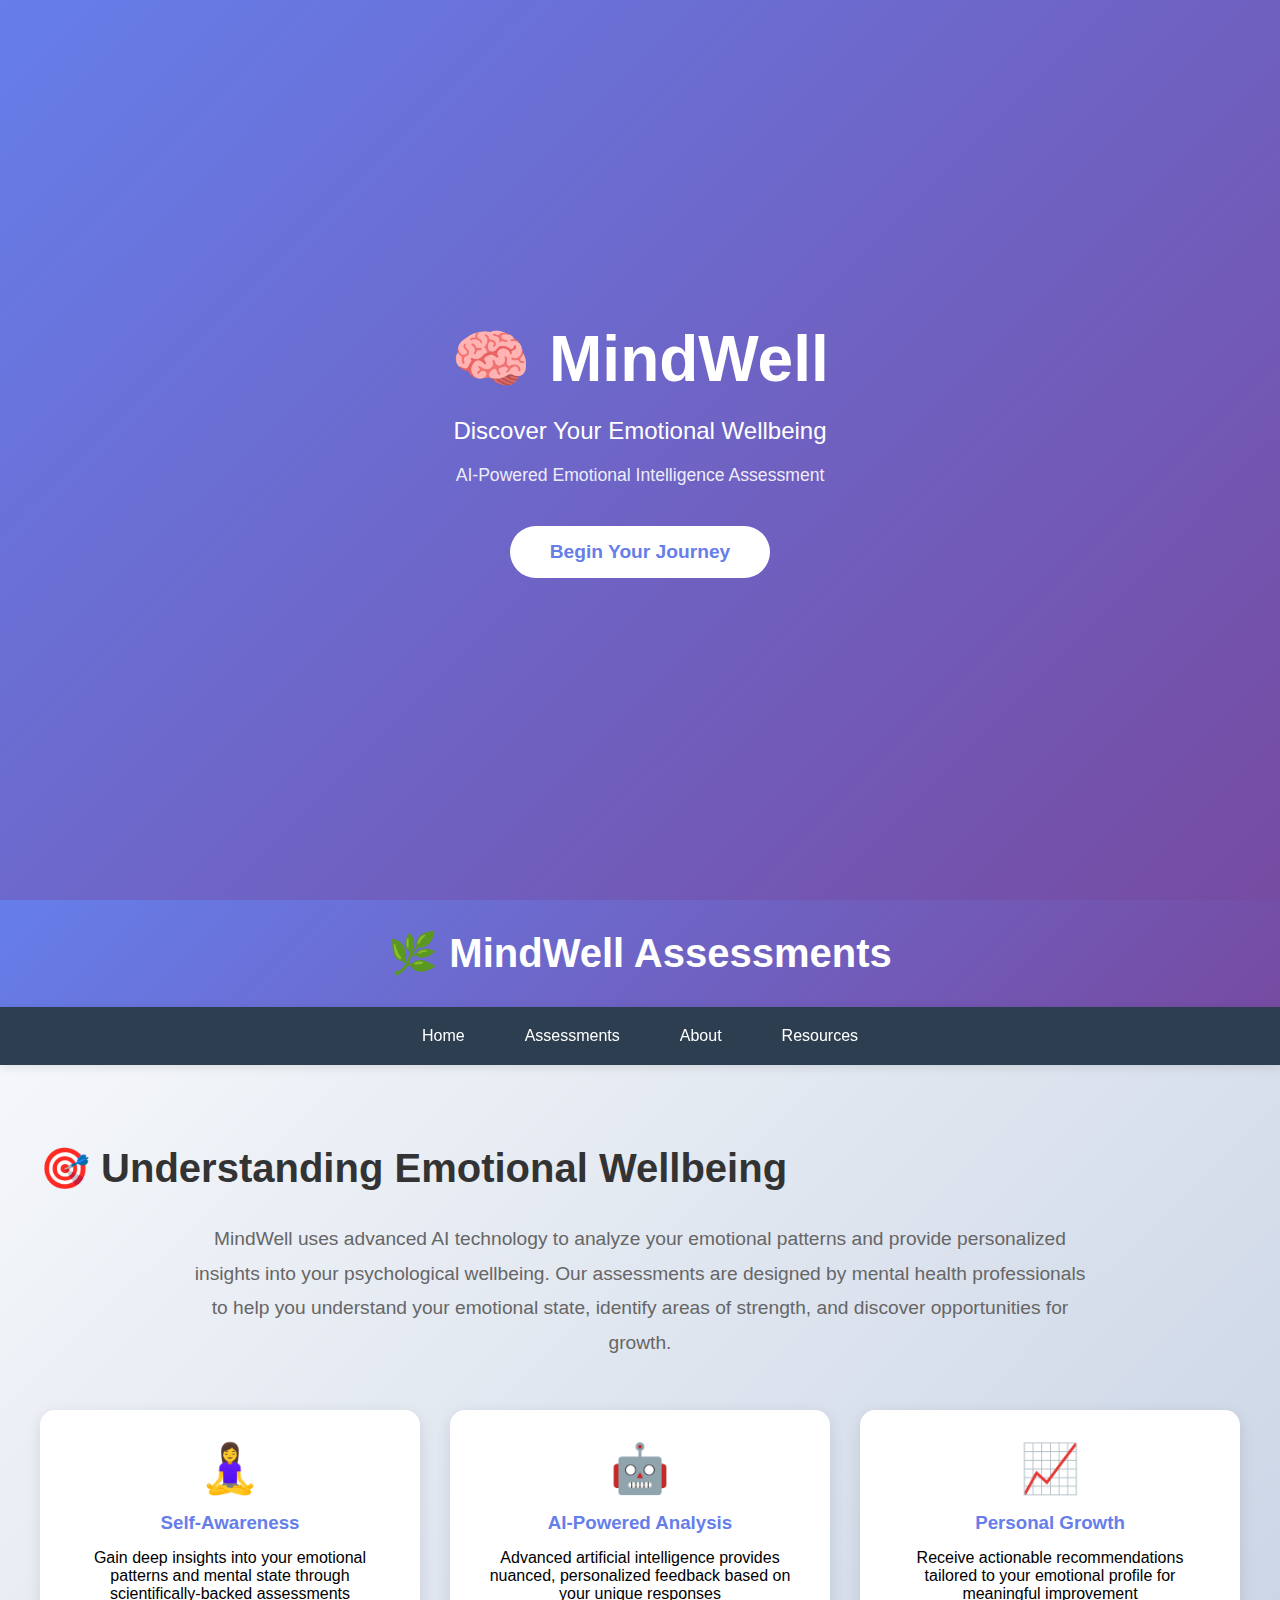
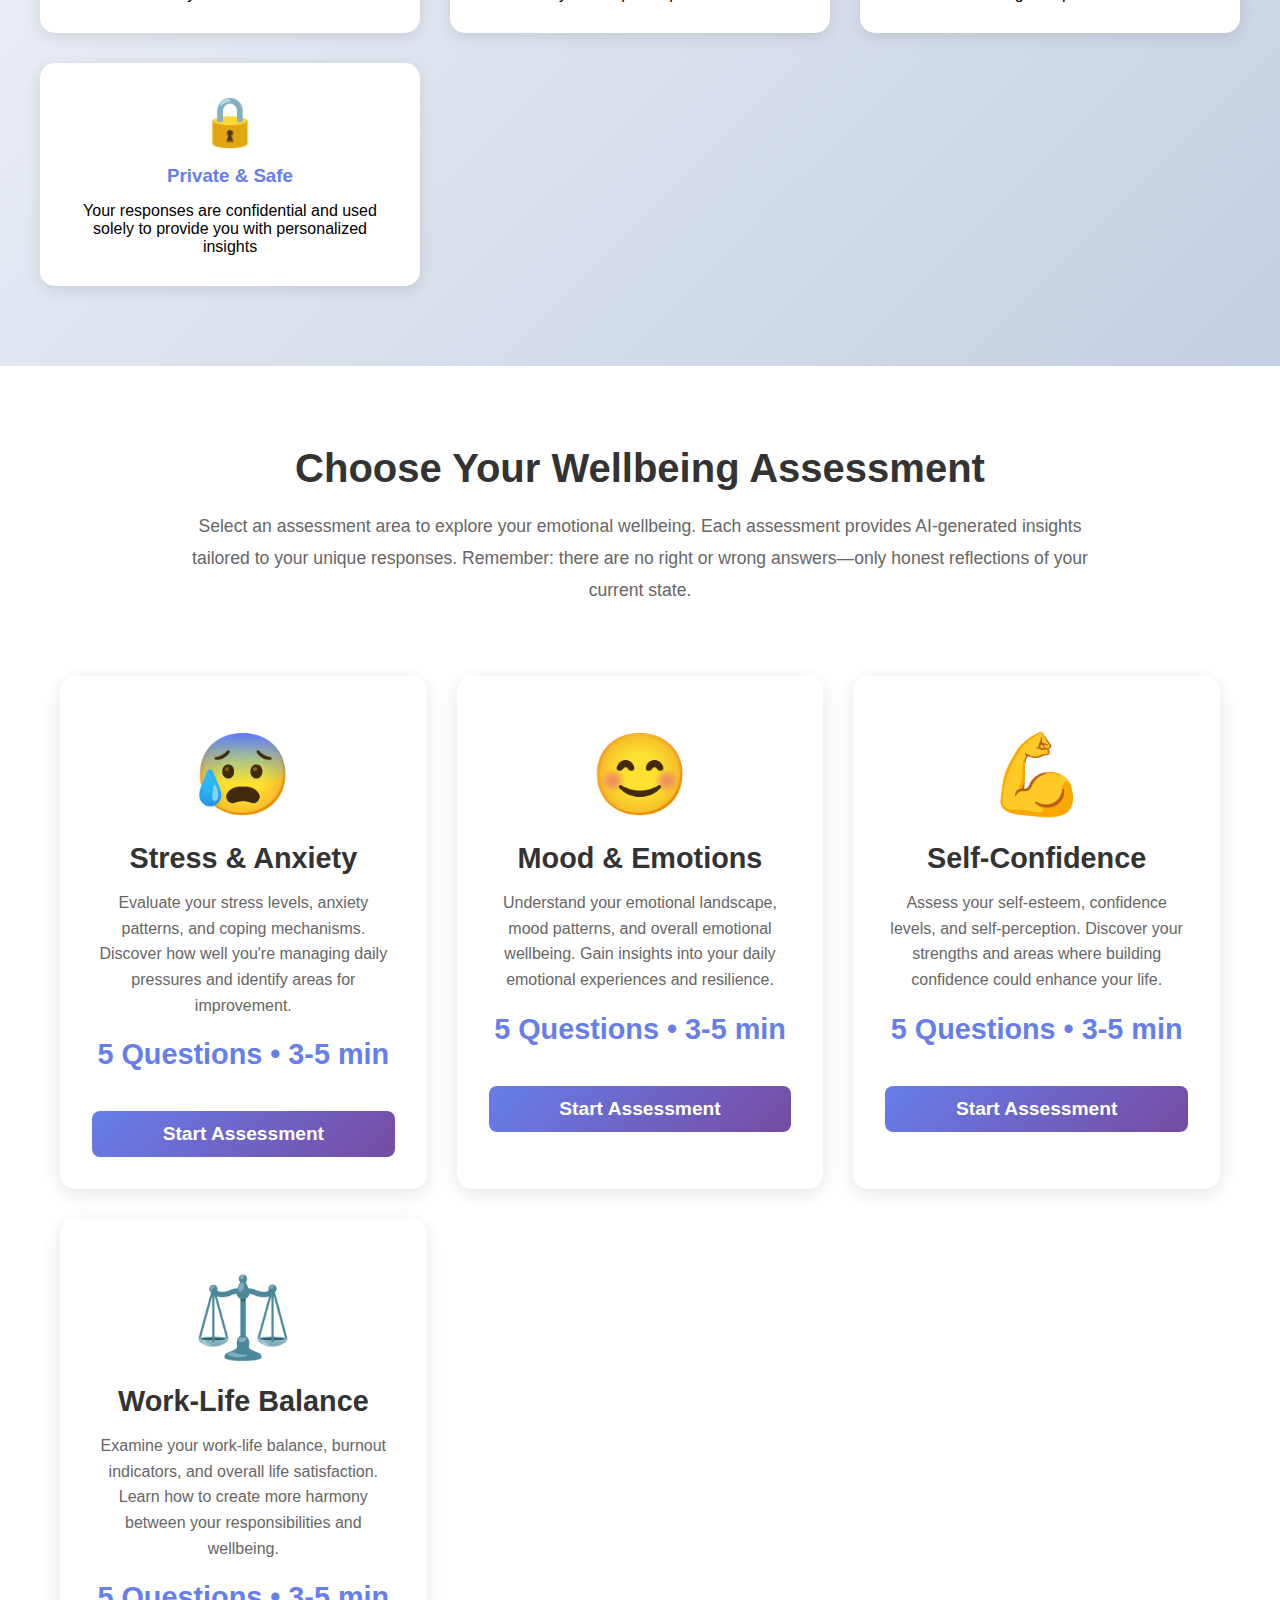
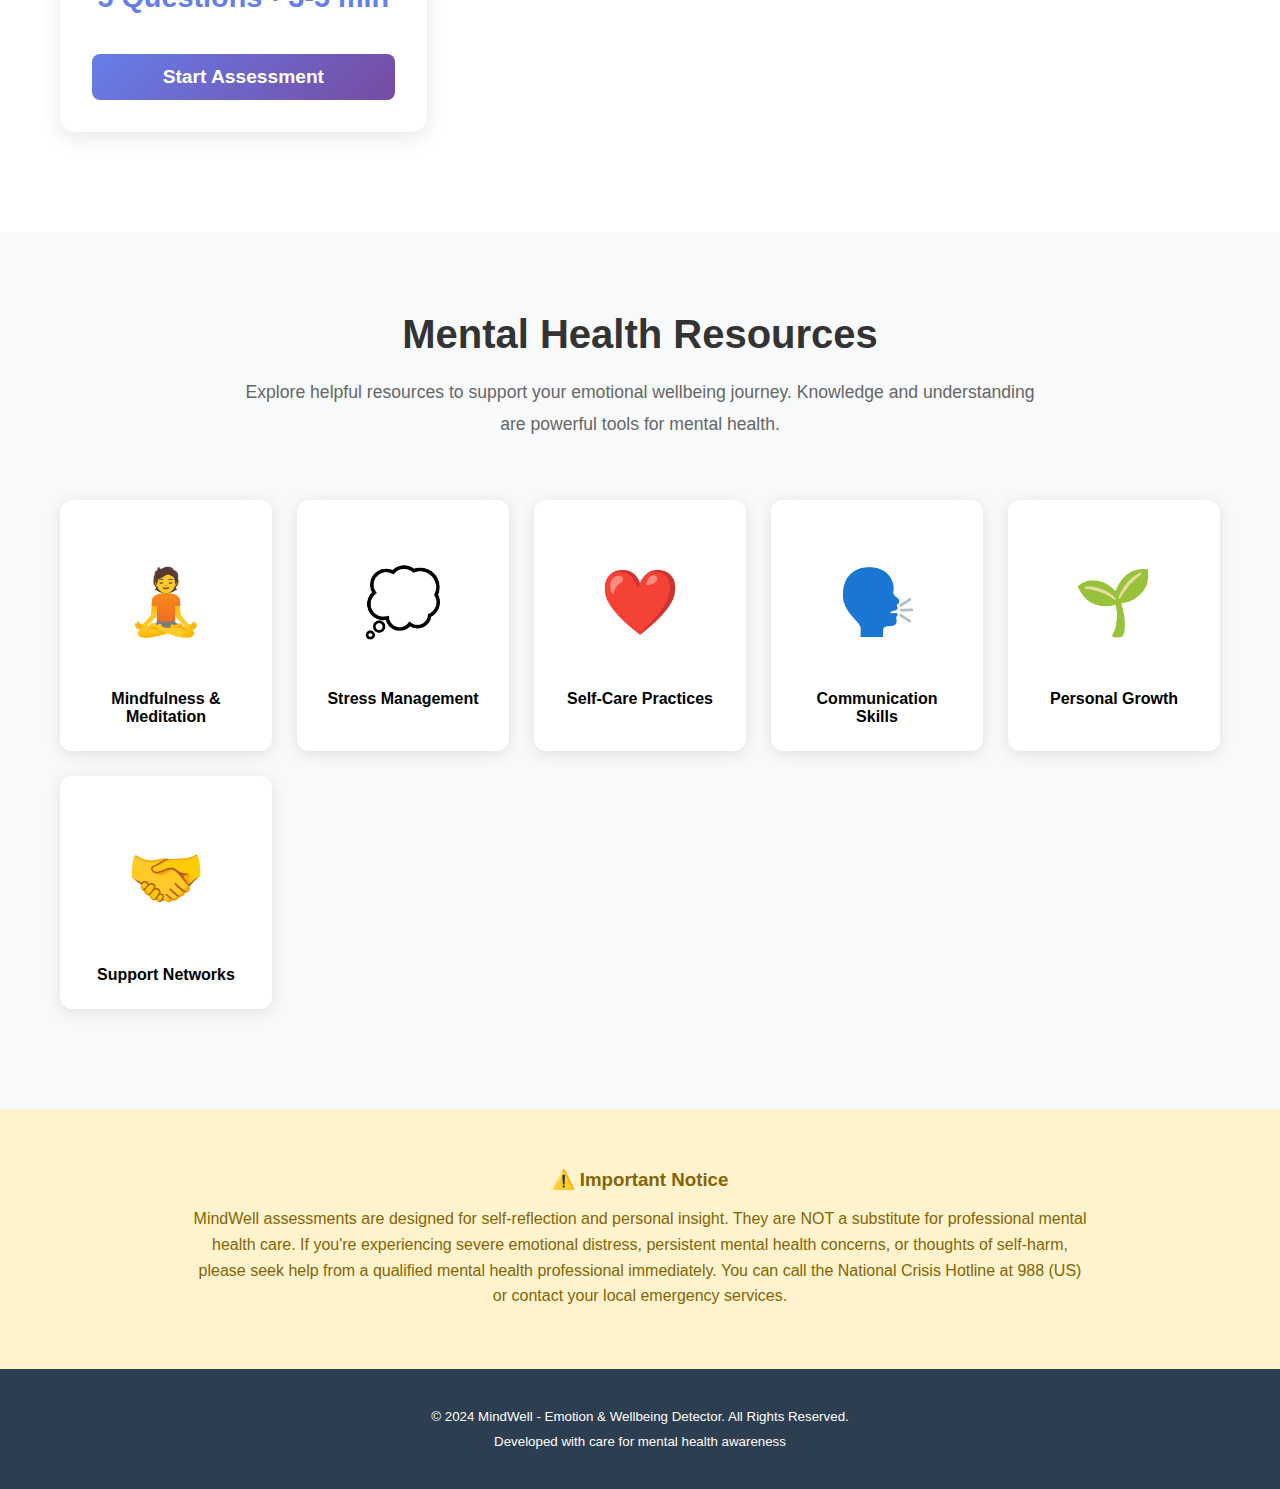
<file: front/index.html>
<!DOCTYPE html>
<html lang="en">
<head>
    <meta charset="UTF-8">
    <meta name="viewport" content="width=device-width, initial-scale=1.0">
    <title>MindWell - Emotion & Wellbeing Detector</title>
    <link rel="stylesheet" href="style.css">
</head>
<body>

    <!--Landing Page-->
    <section class="landing-page">
        <div class="wrapper">
            <div class="flex-content">
                <h1 class="vacation-heading">🧠 MindWell</h1>
                <p style="font-size: 1.5em; margin: 20px 0; color: white; font-weight: 300;">Discover Your Emotional Wellbeing</p>
                <p style="font-size: 1.1em; margin: 20px 0; color: rgba(255,255,255,0.9);">AI-Powered Emotional Intelligence Assessment</p>
                <a href="#assessments" class="btn">Begin Your Journey</a>
            </div>
        </div>
    </section>

    <!--Header Section-->
    <header class="quiz-header" id="quiz-header">
        <h1 class="heading">🌿 MindWell Assessments</h1>
    </header>

    <nav class="main-nav">
        <a href="#">Home</a>
        <a href="#assessments">Assessments</a>
        <a href="#about">About</a>
        <a href="#resources">Resources</a>
    </nav>

    <!-- About Section -->
    <section class="about-section" id="about" style="padding: 80px 20px; background: linear-gradient(135deg, #f5f7fa 0%, #c3cfe2 100%);">
        <div style="max-width: 1200px; margin: 0 auto;">
            <h1 class="quiz-heading">🎯 Understanding Emotional Wellbeing</h1>
            <p class="quiz-text" style="font-size: 1.2em; line-height: 1.8; text-align: center; max-width: 900px; margin: 30px auto;">
                MindWell uses advanced AI technology to analyze your emotional patterns and provide personalized insights 
                into your psychological wellbeing. Our assessments are designed by mental health professionals to help you 
                understand your emotional state, identify areas of strength, and discover opportunities for growth.
            </p>
            <div style="margin-top: 50px; display: grid; grid-template-columns: repeat(auto-fit, minmax(280px, 1fr)); gap: 30px;">
                <div style="background: white; padding: 30px; border-radius: 15px; box-shadow: 0 4px 15px rgba(0,0,0,0.1); text-align: center;">
                    <div style="font-size: 3em; margin-bottom: 15px;">🧘‍♀️</div>
                    <h3 style="color: #667eea; margin-bottom: 15px;">Self-Awareness</h3>
                    <p>Gain deep insights into your emotional patterns and mental state through scientifically-backed assessments</p>
                </div>
                <div style="background: white; padding: 30px; border-radius: 15px; box-shadow: 0 4px 15px rgba(0,0,0,0.1); text-align: center;">
                    <div style="font-size: 3em; margin-bottom: 15px;">🤖</div>
                    <h3 style="color: #667eea; margin-bottom: 15px;">AI-Powered Analysis</h3>
                    <p>Advanced artificial intelligence provides nuanced, personalized feedback based on your unique responses</p>
                </div>
                <div style="background: white; padding: 30px; border-radius: 15px; box-shadow: 0 4px 15px rgba(0,0,0,0.1); text-align: center;">
                    <div style="font-size: 3em; margin-bottom: 15px;">📈</div>
                    <h3 style="color: #667eea; margin-bottom: 15px;">Personal Growth</h3>
                    <p>Receive actionable recommendations tailored to your emotional profile for meaningful improvement</p>
                </div>
                <div style="background: white; padding: 30px; border-radius: 15px; box-shadow: 0 4px 15px rgba(0,0,0,0.1); text-align: center;">
                    <div style="font-size: 3em; margin-bottom: 15px;">🔒</div>
                    <h3 style="color: #667eea; margin-bottom: 15px;">Private & Safe</h3>
                    <p>Your responses are confidential and used solely to provide you with personalized insights</p>
                </div>
            </div>
        </div>
    </section>

    <!-- Assessments Section -->
    <section class="quiz-packages-section" id="assessments">
        <h1 class="quiz-heading">Choose Your Wellbeing Assessment</h1>
        <p class="quiz-text" style="max-width: 900px; margin: 0 auto 50px; font-size: 1.1em;">
            Select an assessment area to explore your emotional wellbeing. Each assessment provides AI-generated insights 
            tailored to your unique responses. Remember: there are no right or wrong answers—only honest reflections of 
            your current state.
        </p>
        
        <div class="package-wrapper">
            <div class="package-card">
                <div style="font-size: 5em; margin: 20px 0;">😰</div>
                <p class="card-heading">Stress & Anxiety</p>
                <p class="card-text">Evaluate your stress levels, anxiety patterns, and coping mechanisms. Discover how well you're managing daily pressures and identify areas for improvement.</p>
                <p class="card-heading" style="color: #667eea; margin: 20px 0;">5 Questions • 3-5 min</p>
                <button class="btn" onclick="startAssessment('stress_anxiety')">Start Assessment</button>
            </div>
            
            <div class="package-card">
                <div style="font-size: 5em; margin: 20px 0;">😊</div>
                <p class="card-heading">Mood & Emotions</p>
                <p class="card-text">Understand your emotional landscape, mood patterns, and overall emotional wellbeing. Gain insights into your daily emotional experiences and resilience.</p>
                <p class="card-heading" style="color: #667eea; margin: 20px 0;">5 Questions • 3-5 min</p>
                <button class="btn" onclick="startAssessment('mood_emotional')">Start Assessment</button>
            </div>
            
            <div class="package-card">
                <div style="font-size: 5em; margin: 20px 0;">💪</div>
                <p class="card-heading">Self-Confidence</p>
                <p class="card-text">Assess your self-esteem, confidence levels, and self-perception. Discover your strengths and areas where building confidence could enhance your life.</p>
                <p class="card-heading" style="color: #667eea; margin: 20px 0;">5 Questions • 3-5 min</p>
                <button class="btn" onclick="startAssessment('confidence_esteem')">Start Assessment</button>
            </div>
            
            <div class="package-card">
                <div style="font-size: 5em; margin: 20px 0;">⚖️</div>
                <p class="card-heading">Work-Life Balance</p>
                <p class="card-text">Examine your work-life balance, burnout indicators, and overall life satisfaction. Learn how to create more harmony between your responsibilities and wellbeing.</p>
                <p class="card-heading" style="color: #667eea; margin: 20px 0;">5 Questions • 3-5 min</p>
                <button class="btn" onclick="startAssessment('worklife_burnout')">Start Assessment</button>
            </div>
        </div>
    </section>

    <!-- Resources Section -->
    <section class="notes-section" id="resources" style="background: #f8f9fa;">
        <h1 class="quiz-heading">Mental Health Resources</h1>
        <p class="quiz-text" style="max-width: 800px; margin: 0 auto 40px;">
            Explore helpful resources to support your emotional wellbeing journey. Knowledge and understanding are 
            powerful tools for mental health.
        </p>
        <div class="notes-div">
            <div class="notes-wrapper">
                <div style="font-size: 4em; padding: 40px;">🧘</div>
                <p style="margin-top: 10px; font-weight: bold;">Mindfulness & Meditation</p>
            </div>
            <div class="notes-wrapper">
                <div style="font-size: 4em; padding: 40px;">💭</div>
                <p style="margin-top: 10px; font-weight: bold;">Stress Management</p>
            </div>
            <div class="notes-wrapper">
                <div style="font-size: 4em; padding: 40px;">❤️</div>
                <p style="margin-top: 10px; font-weight: bold;">Self-Care Practices</p>
            </div>
            <div class="notes-wrapper">
                <div style="font-size: 4em; padding: 40px;">🗣️</div>
                <p style="margin-top: 10px; font-weight: bold;">Communication Skills</p>
            </div>
            <div class="notes-wrapper">
                <div style="font-size: 4em; padding: 40px;">🌱</div>
                <p style="margin-top: 10px; font-weight: bold;">Personal Growth</p>
            </div>
            <div class="notes-wrapper">
                <div style="font-size: 4em; padding: 40px;">🤝</div>
                <p style="margin-top: 10px; font-weight: bold;">Support Networks</p>
            </div>
        </div>
    </section>

    <!-- Disclaimer Section -->
    <section style="padding: 60px 20px; background: #fff3cd; text-align: center;">
        <div style="max-width: 900px; margin: 0 auto;">
            <h3 style="color: #856404; margin-bottom: 15px;">⚠️ Important Notice</h3>
            <p style="color: #856404; line-height: 1.6;">
                MindWell assessments are designed for self-reflection and personal insight. They are NOT a substitute 
                for professional mental health care. If you're experiencing severe emotional distress, persistent mental 
                health concerns, or thoughts of self-harm, please seek help from a qualified mental health professional 
                immediately. You can call the National Crisis Hotline at 988 (US) or contact your local emergency services.
            </p>
        </div>
    </section>

    <footer class="footer-section">
        <small>© 2024 MindWell - Emotion & Wellbeing Detector. All Rights Reserved.</small>
        <small>Developed with care for mental health awareness</small>
    </footer>

    <script src="main.js"></script>
    
</body>
</html>
</file>
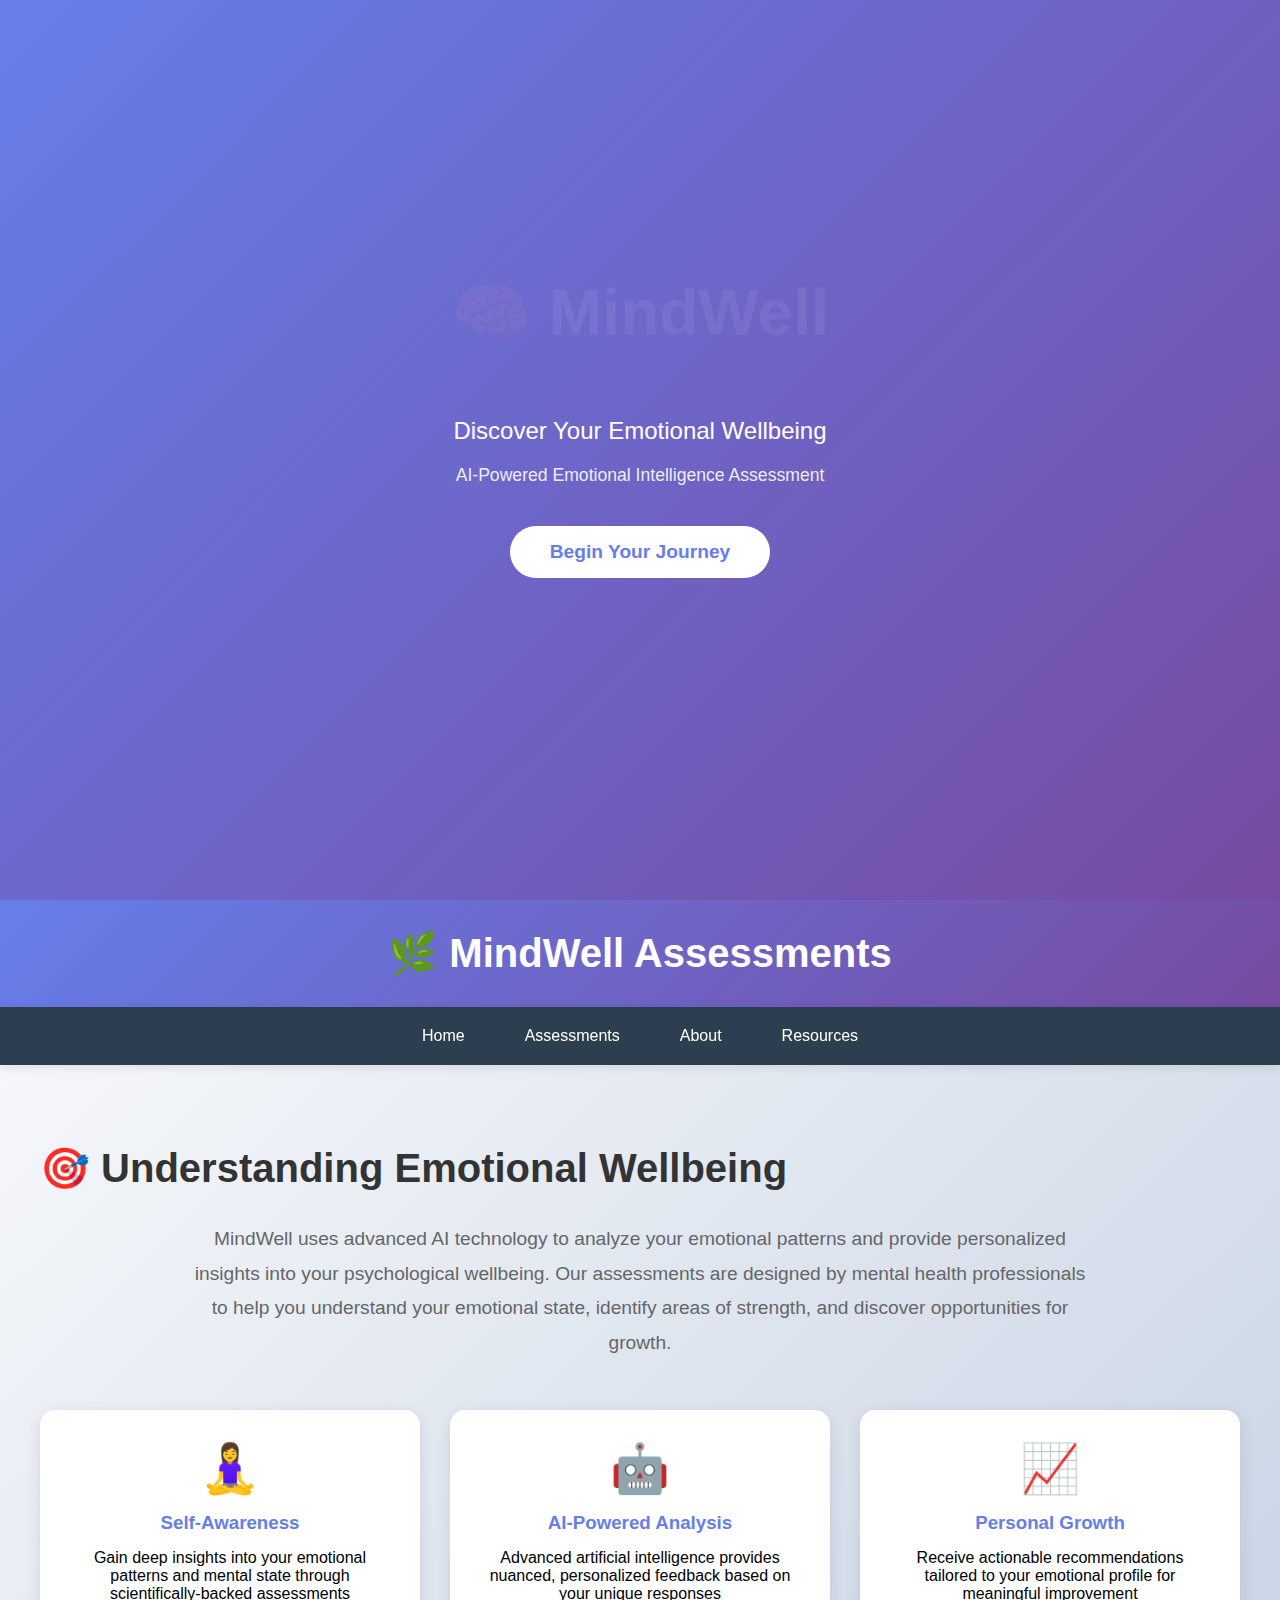
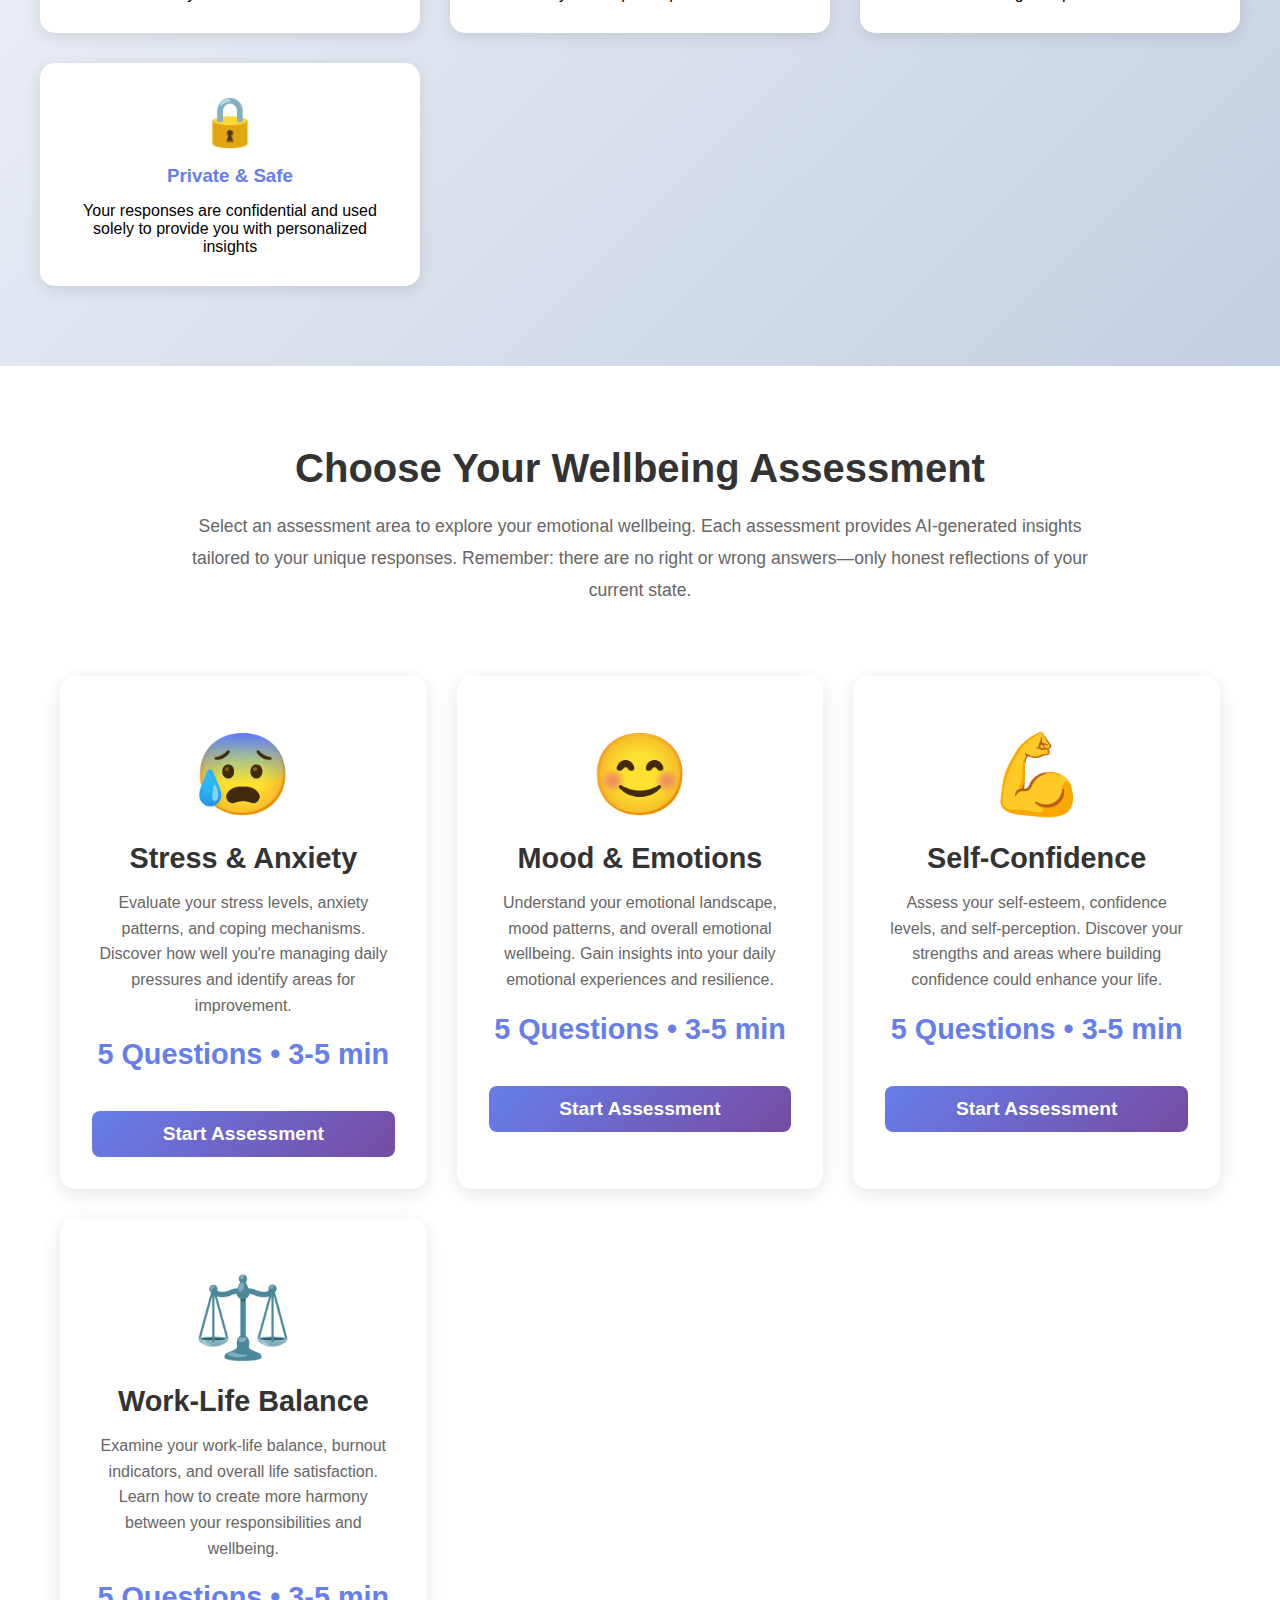
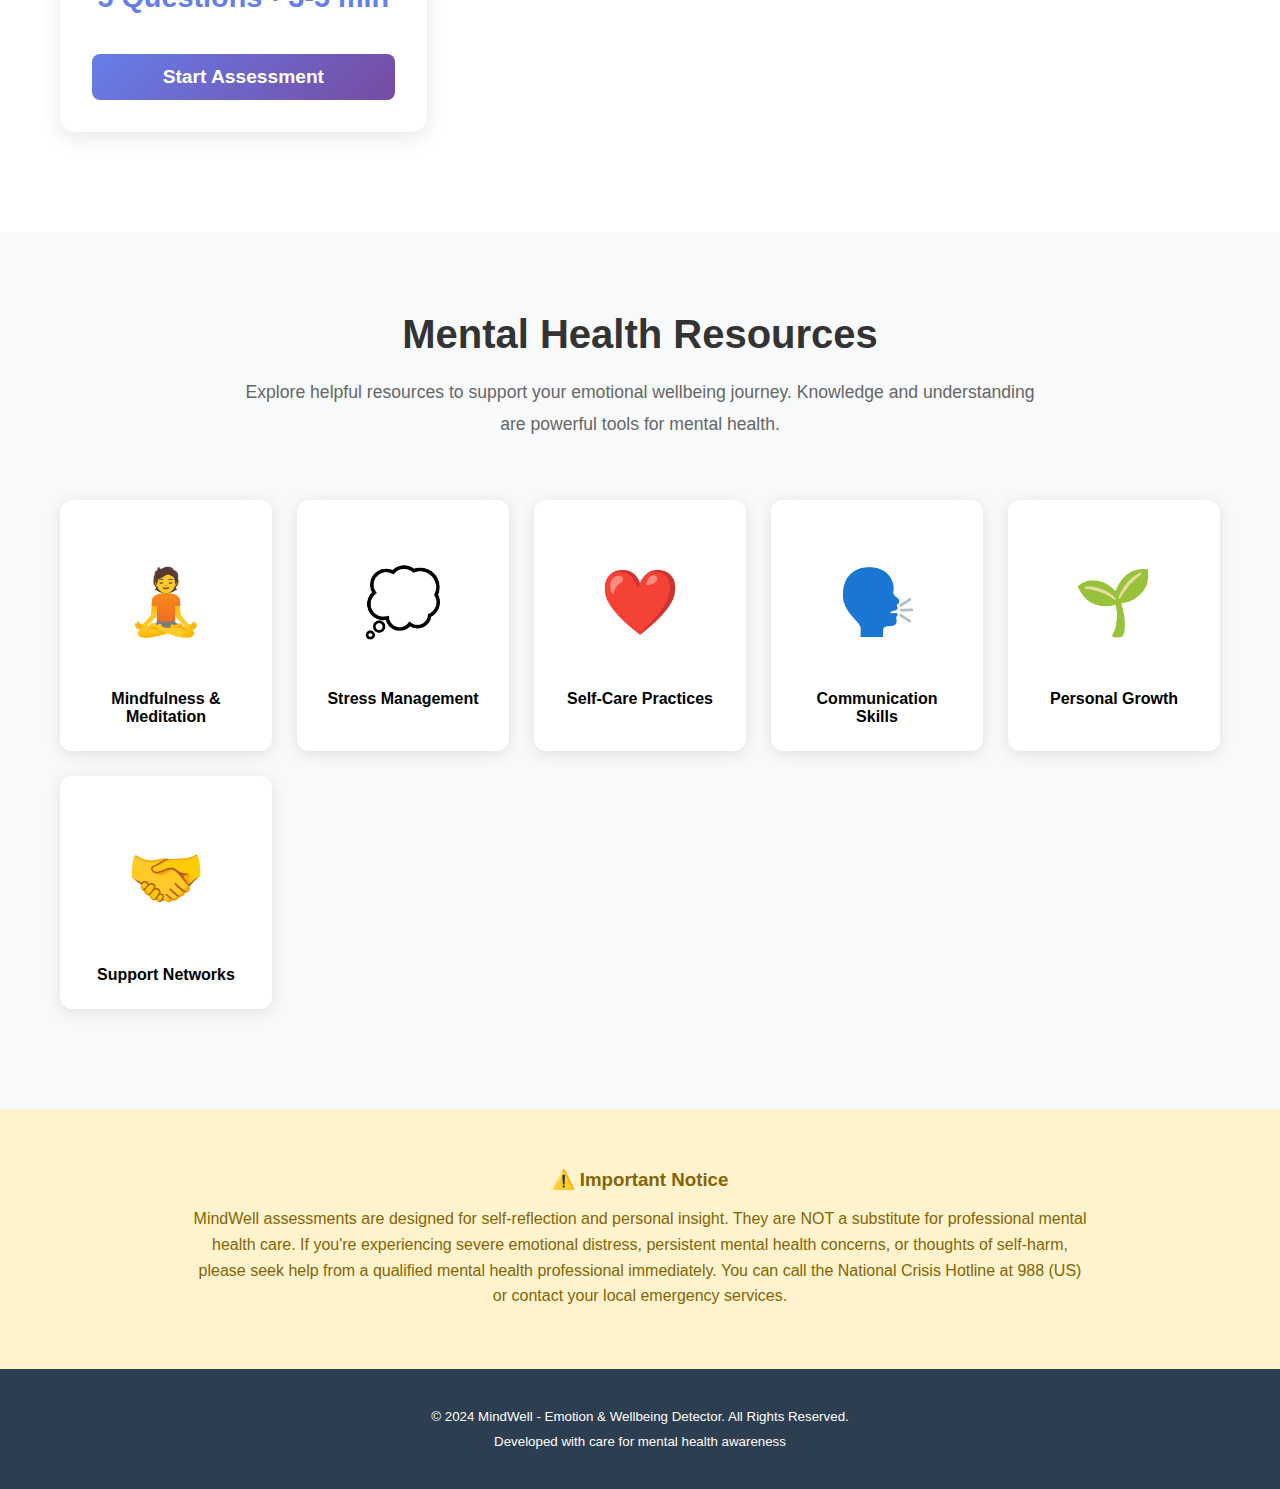
<file: front/assessment.html>
<!DOCTYPE html>
<html lang="en">
<head>
    <meta charset="UTF-8">
    <meta name="viewport" content="width=device-width, initial-scale=1.0">
    <title>MindWell Assessment</title>
    <link rel="stylesheet" href="assessment.css">
    <link href="https://fonts.googleapis.com/css2?family=Roboto:wght@300;400;700&display=swap" rel="stylesheet">
</head>
<body>
    <div class="assessment-container">
        <div class="assessment-header">
            <h1 id="assessment-title">Loading Assessment...</h1>
            <p id="assessment-description">Please wait while we prepare your questions</p>
        </div>

        <div class="progress-bar">
            <div class="progress-fill" id="progress-fill"></div>
        </div>

        <div class="question-info">
            <span id="question-counter">Question 1 of 5</span>
        </div>

        <div class="question-card">
            <h2 class="question-text" id="question-text">Loading question...</h2>
            <div class="options-container" id="options-container">
                <!-- Options will be dynamically inserted here -->
            </div>
        </div>

        <div class="navigation-buttons">
            <button class="btn-nav btn-back" id="back-button" onclick="previousQuestion()" disabled>
                ← Previous
            </button>
            <button class="btn-nav btn-next" id="next-button" onclick="nextQuestion()" disabled>
                Next →
            </button>
        </div>

        <button class="btn-submit" id="submit-button" onclick="submitAssessment()" style="display: none;">
            Complete Assessment 🧠
        </button>
    </div>

    <script src="assessment.js"></script>
</body>
</html>
</file>
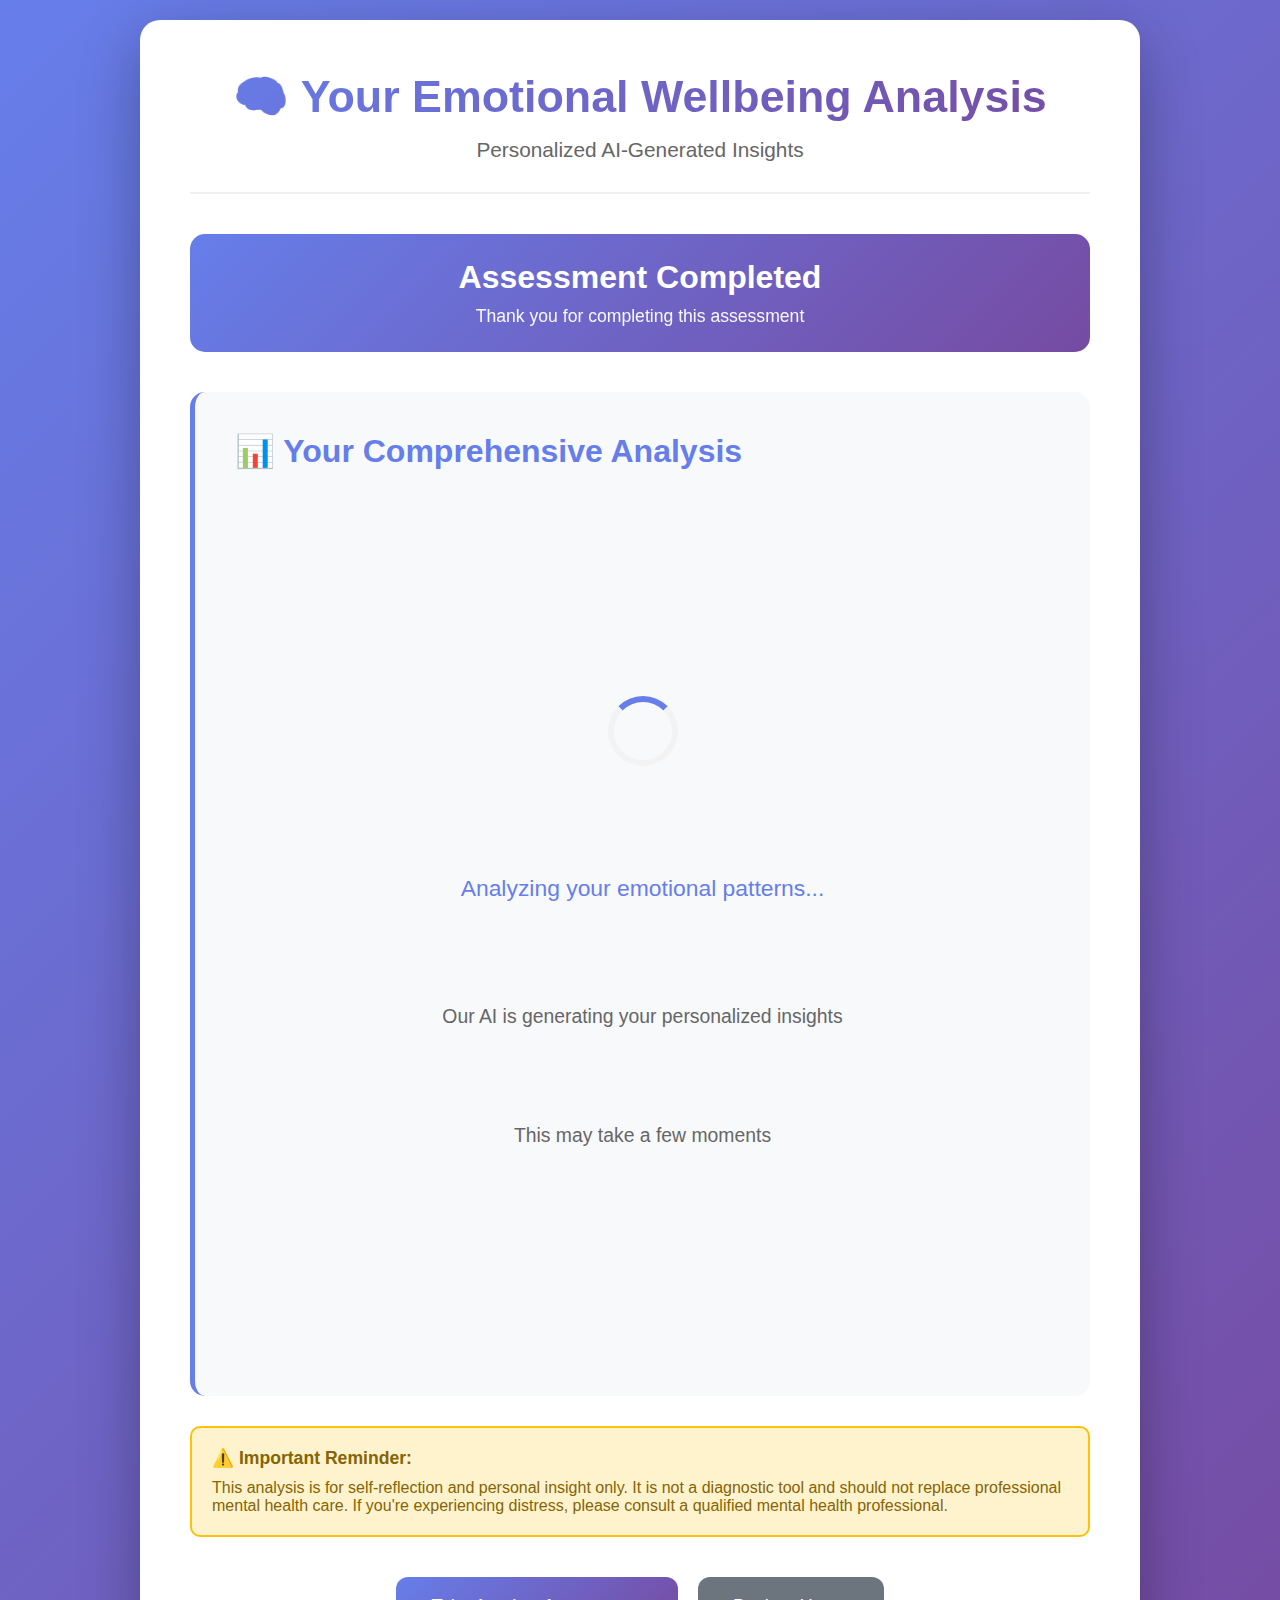
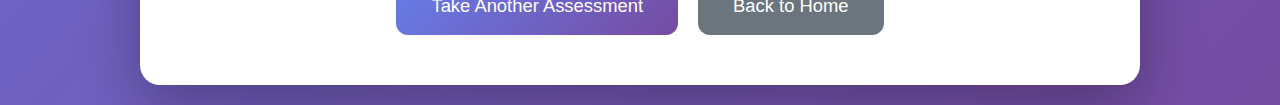
<file: front/results.html>
<!DOCTYPE html>
<html lang="en">
<head>
    <meta charset="UTF-8">
    <meta name="viewport" content="width=device-width, initial-scale=1.0">
    <title>Your Emotional Wellbeing Analysis - MindWell</title>
    <style>
        * {
            margin: 0;
            padding: 0;
            box-sizing: border-box;
        }

        body {
            font-family: 'Segoe UI', Tahoma, Geneva, Verdana, sans-serif;
            background: linear-gradient(135deg, #667eea 0%, #764ba2 100%);
            min-height: 100vh;
            padding: 20px;
        }

        .results-container {
            max-width: 1000px;
            margin: 0 auto;
            background: white;
            border-radius: 20px;
            padding: 50px;
            box-shadow: 0 20px 60px rgba(0, 0, 0, 0.3);
        }

        .header {
            text-align: center;
            margin-bottom: 40px;
            padding-bottom: 30px;
            border-bottom: 2px solid #f0f0f0;
        }

        .header h1 {
            background: linear-gradient(135deg, #667eea 0%, #764ba2 100%);
            -webkit-background-clip: text;
            -webkit-text-fill-color: transparent;
            background-clip: text;
            font-size: 2.8em;
            margin-bottom: 15px;
        }

        .header .subtitle {
            color: #666;
            font-size: 1.3em;
            font-weight: 300;
        }

        .assessment-info {
            background: linear-gradient(135deg, #667eea 0%, #764ba2 100%);
            color: white;
            padding: 25px;
            border-radius: 15px;
            margin-bottom: 40px;
            text-align: center;
        }

        .assessment-info h2 {
            font-size: 2em;
            margin-bottom: 10px;
        }

        .assessment-info p {
            font-size: 1.1em;
            opacity: 0.95;
        }

        .analysis-section {
            background: #f8f9fa;
            border-radius: 15px;
            padding: 40px;
            margin-bottom: 30px;
            border-left: 5px solid #667eea;
        }

        .analysis-section h3 {
            color: #667eea;
            margin-bottom: 25px;
            font-size: 2em;
            display: flex;
            align-items: center;
            gap: 10px;
        }

        .analysis-content {
            line-height: 2;
            color: #333;
            white-space: pre-wrap;
            font-size: 1.1em;
        }

        .loading {
            text-align: center;
            padding: 60px 20px;
        }

        .loading-spinner {
            border: 6px solid #f3f3f3;
            border-top: 6px solid #667eea;
            border-radius: 50%;
            width: 70px;
            height: 70px;
            animation: spin 1s linear infinite;
            margin: 0 auto 30px;
        }

        @keyframes spin {
            0% { transform: rotate(0deg); }
            100% { transform: rotate(360deg); }
        }

        .loading-text {
            font-size: 1.3em;
            color: #667eea;
            margin-bottom: 15px;
        }

        .loading-subtext {
            color: #666;
            font-size: 1.1em;
        }

        .action-buttons {
            display: flex;
            gap: 20px;
            justify-content: center;
            flex-wrap: wrap;
            margin-top: 40px;
        }

        .btn {
            padding: 18px 35px;
            border: none;
            border-radius: 12px;
            font-size: 1.15em;
            cursor: pointer;
            transition: all 0.3s ease;
            text-decoration: none;
            display: inline-block;
            font-weight: 500;
        }

        .btn-primary {
            background: linear-gradient(135deg, #667eea 0%, #764ba2 100%);
            color: white;
        }

        .btn-secondary {
            background: #6c757d;
            color: white;
        }

        .btn:hover {
            transform: translateY(-3px);
            box-shadow: 0 8px 20px rgba(0, 0, 0, 0.2);
        }

        .error-message {
            background: linear-gradient(135deg, #ff6b6b 0%, #ee5a6f 100%);
            color: white;
            padding: 30px;
            border-radius: 15px;
            text-align: center;
        }

        .error-message h3 {
            margin-bottom: 15px;
            font-size: 1.8em;
        }

        .disclaimer {
            background: #fff3cd;
            border: 2px solid #ffc107;
            border-radius: 10px;
            padding: 20px;
            margin-top: 30px;
            color: #856404;
        }

        .disclaimer strong {
            display: block;
            margin-bottom: 10px;
            font-size: 1.1em;
        }

        @media (max-width: 768px) {
            .results-container {
                padding: 30px 20px;
            }

            .header h1 {
                font-size: 2em;
            }

            .assessment-info h2 {
                font-size: 1.5em;
            }

            .btn {
                width: 100%;
            }
        }
    </style>
</head>
<body>
    <div class="results-container">
        <div class="header">
            <h1>🧠 Your Emotional Wellbeing Analysis</h1>
            <p class="subtitle">Personalized AI-Generated Insights</p>
        </div>

        <div class="assessment-info">
            <h2 id="assessment-type">Assessment Completed</h2>
            <p id="completion-message">Thank you for completing this assessment</p>
        </div>

        <div class="analysis-section">
            <h3>📊 Your Comprehensive Analysis</h3>
            <div id="analysis-content" class="analysis-content">
                <div class="loading">
                    <div class="loading-spinner"></div>
                    <p class="loading-text">Analyzing your emotional patterns...</p>
                    <p class="loading-subtext">Our AI is generating your personalized insights</p>
                    <p class="loading-subtext" style="margin-top: 10px;">This may take a few moments</p>
                </div>
            </div>
        </div>

        <div class="disclaimer">
            <strong>⚠️ Important Reminder:</strong>
            This analysis is for self-reflection and personal insight only. It is not a diagnostic tool 
            and should not replace professional mental health care. If you're experiencing distress, 
            please consult a qualified mental health professional.
        </div>

        <div class="action-buttons">
            <a href="index.html" class="btn btn-primary">Take Another Assessment</a>
            <a href="index.html#assessments" class="btn btn-secondary">Back to Home</a>
        </div>
    </div>

    <script>
        // Get data from localStorage
        const emotionAnalysis = localStorage.getItem('emotionAnalysis');
        const assessmentType = localStorage.getItem('assessmentType');
        const totalResponses = localStorage.getItem('totalResponses');

        // Format assessment type for display
        function formatAssessmentType(type) {
            const types = {
                'stress_anxiety': 'Stress & Anxiety Assessment',
                'mood_emotional': 'Mood & Emotional State Assessment',
                'confidence_esteem': 'Self-Confidence & Self-Esteem Assessment',
                'worklife_burnout': 'Work-Life Balance & Burnout Assessment'
            };
            return types[type] || type;
        }

        // Display assessment info
        if (assessmentType) {
            document.getElementById('assessment-type').textContent = formatAssessmentType(assessmentType);
            document.getElementById('completion-message').textContent = 
                `You completed ${totalResponses || 5} questions`;
        }

        // Display analysis with delay for better UX
        setTimeout(() => {
            const analysisContent = document.getElementById('analysis-content');
            
            if (emotionAnalysis) {
                analysisContent.innerHTML = `<div class="analysis-content">${emotionAnalysis}</div>`;
            } else {
                analysisContent.innerHTML = `
                    <div class="error-message">
                        <h3>⚠️ Analysis Unavailable</h3>
                        <p>We couldn't load your emotional analysis. This might be due to a connection issue.</p>
                        <p style="margin-top: 15px;">Please try taking the assessment again, or contact support if the problem persists.</p>
                    </div>
                `;
            }
        }, 1500);

        // Optional: Clear localStorage after some time
        setTimeout(() => {
            // Uncomment if you want to auto-clear after viewing
            // localStorage.removeItem('emotionAnalysis');
            // localStorage.removeItem('assessmentType');
            // localStorage.removeItem('totalResponses');
        }, 300000); // 5 minutes
    </script>
</body>
</html>
</file>
<file: front/style.css>
* {
    margin: 0;
    padding: 0;
    box-sizing: border-box;
}

body {
    font-family: 'Segoe UI', Tahoma, Geneva, Verdana, sans-serif;
    overflow-x: hidden;
}

/* Landing Page */
.landing-page {
    height: 100vh;
    background: linear-gradient(135deg, #667eea 0%, #764ba2 100%);
    display: flex;
    align-items: center;
    justify-content: center;
    text-align: center;
    color: white;
}

.wrapper {
    max-width: 800px;
    padding: 20px;
}

.vacation-heading {
    font-size: 4em;
    margin-bottom: 20px;
    animation: fadeInDown 1s ease;
}

@keyframes fadeInDown {
    from {
        opacity: 0;
        transform: translateY(-50px);
    }
    to {
        opacity: 1;
        transform: translateY(0);
    }
}

.btn {
    display: inline-block;
    padding: 15px 40px;
    background: white;
    color: #667eea;
    text-decoration: none;
    border-radius: 30px;
    font-weight: 600;
    font-size: 1.2em;
    transition: all 0.3s ease;
    margin-top: 20px;
    border: none;
    cursor: pointer;
}

.btn:hover {
    transform: translateY(-3px);
    box-shadow: 0 10px 25px rgba(0, 0, 0, 0.2);
}

/* Header */
.quiz-header {
    background: linear-gradient(135deg, #667eea 0%, #764ba2 100%);
    color: white;
    padding: 30px 20px;
    text-align: center;
}

.heading {
    font-size: 2.5em;
}

/* Navigation */
.main-nav {
    background: #2c3e50;
    display: flex;
    justify-content: center;
    padding: 0;
    position: sticky;
    top: 0;
    z-index: 1000;
    box-shadow: 0 2px 10px rgba(0, 0, 0, 0.1);
}

.main-nav a {
    color: white;
    text-decoration: none;
    padding: 20px 30px;
    display: inline-block;
    transition: background 0.3s ease;
    font-weight: 500;
}

.main-nav a:hover {
    background: #667eea;
}

/* Sections */
.quiz-packages-section,
.notes-section {
    padding: 80px 20px;
    text-align: center;
}

.quiz-heading {
    font-size: 2.5em;
    color: #333;
    margin-bottom: 20px;
}

.quiz-text {
    color: #666;
    font-size: 1.1em;
    line-height: 1.8;
    max-width: 900px;
    margin: 0 auto 50px;
}

/* Package Cards */
.package-wrapper {
    display: grid;
    grid-template-columns: repeat(auto-fit, minmax(280px, 1fr));
    gap: 30px;
    max-width: 1200px;
    margin: 0 auto;
    padding: 20px;
}

.package-card {
    background: white;
    border-radius: 15px;
    padding: 30px;
    box-shadow: 0 5px 20px rgba(0, 0, 0, 0.1);
    transition: all 0.3s ease;
    border: 2px solid transparent;
}

.package-card:hover {
    transform: translateY(-10px);
    box-shadow: 0 15px 40px rgba(102, 126, 234, 0.3);
    border-color: #667eea;
}

.package-card img {
    width: 100%;
    height: 200px;
    object-fit: cover;
    border-radius: 10px;
    margin-bottom: 20px;
}

.card-heading {
    font-size: 1.8em;
    color: #333;
    margin: 15px 0;
    font-weight: 600;
}

.card-text {
    color: #666;
    line-height: 1.6;
    margin-bottom: 20px;
}

.package-card .btn {
    width: 100%;
    background: linear-gradient(135deg, #667eea 0%, #764ba2 100%);
    color: white;
    padding: 12px 0;
    border-radius: 8px;
}

.package-card .btn:hover {
    transform: translateY(-2px);
}

/* Notes Section */
.notes-div {
    display: grid;
    grid-template-columns: repeat(auto-fit, minmax(200px, 1fr));
    gap: 25px;
    max-width: 1200px;
    margin: 0 auto;
    padding: 20px;
}

.notes-wrapper {
    background: white;
    border-radius: 12px;
    padding: 25px;
    box-shadow: 0 3px 15px rgba(0, 0, 0, 0.1);
    transition: all 0.3s ease;
    text-align: center;
}

.notes-wrapper:hover {
    transform: translateY(-5px);
    box-shadow: 0 10px 30px rgba(0, 0, 0, 0.15);
}

.notes-wrapper img {
    width: 100%;
    height: 150px;
    object-fit: cover;
    border-radius: 8px;
}

/* Footer */
.footer-section {
    background: #2c3e50;
    color: white;
    padding: 30px 20px;
    text-align: center;
}

.footer-section small {
    display: block;
    margin: 10px 0;
}

.footer-section a {
    color: #667eea;
    text-decoration: none;
}

.footer-section a:hover {
    text-decoration: underline;
}

/* Responsive Design */
@media (max-width: 768px) {
    .vacation-heading {
        font-size: 2.5em;
    }

    .quiz-heading {
        font-size: 2em;
    }

    .main-nav {
        flex-wrap: wrap;
    }

    .main-nav a {
        flex: 1 1 50%;
        text-align: center;
    }

    .package-wrapper,
    .notes-div {
        grid-template-columns: 1fr;
    }
}
</file>
<file: front/assessment.css>
* {
    margin: 0;
    padding: 0;
    box-sizing: border-box;
}

body {
    font-family: 'Roboto', 'Segoe UI', Tahoma, Geneva, Verdana, sans-serif;
    background: linear-gradient(135deg, #667eea 0%, #764ba2 100%);
    min-height: 100vh;
    display: flex;
    justify-content: center;
    align-items: center;
    padding: 20px;
}

.assessment-container {
    background: white;
    border-radius: 25px;
    padding: 50px;
    max-width: 800px;
    width: 100%;
    box-shadow: 0 20px 60px rgba(0, 0, 0, 0.3);
}

.assessment-header {
    text-align: center;
    margin-bottom: 40px;
}

.assessment-header h1 {
    background: linear-gradient(135deg, #667eea 0%, #764ba2 100%);
    -webkit-background-clip: text;
    -webkit-text-fill-color: transparent;
    background-clip: text;
    font-size: 2.5em;
    margin-bottom: 15px;
    font-weight: 700;
}

.assessment-header p {
    color: #666;
    font-size: 1.2em;
    font-weight: 300;
}

.progress-bar {
    width: 100%;
    height: 8px;
    background: #e0e0e0;
    border-radius: 10px;
    margin-bottom: 30px;
    overflow: hidden;
}

.progress-fill {
    height: 100%;
    background: linear-gradient(135deg, #667eea 0%, #764ba2 100%);
    border-radius: 10px;
    transition: width 0.4s ease;
}

.question-info {
    text-align: center;
    margin-bottom: 30px;
    font-size: 1.1em;
    color: #667eea;
    font-weight: 500;
}

.question-card {
    background: #f8f9fa;
    border-radius: 15px;
    padding: 40px;
    margin-bottom: 30px;
    border-left: 5px solid #667eea;
}

.question-text {
    color: #333;
    font-size: 1.6em;
    margin-bottom: 35px;
    line-height: 1.6;
    font-weight: 500;
}

.options-container {
    display: flex;
    flex-direction: column;
    gap: 15px;
}

.option-button {
    background: white;
    border: 2px solid #e0e0e0;
    border-radius: 12px;
    padding: 20px 25px;
    font-size: 1.1em;
    color: #333;
    cursor: pointer;
    transition: all 0.3s ease;
    text-align: left;
    font-weight: 400;
    line-height: 1.5;
}

.option-button:hover {
    background: #f0f0f0;
    border-color: #667eea;
    transform: translateX(5px);
}

.option-button.selected {
    background: linear-gradient(135deg, #667eea 0%, #764ba2 100%);
    border-color: #667eea;
    color: white;
    transform: translateX(5px);
    box-shadow: 0 5px 15px rgba(102, 126, 234, 0.3);
}

.navigation-buttons {
    display: flex;
    justify-content: space-between;
    gap: 20px;
    margin-top: 30px;
}

.btn-nav {
    flex: 1;
    padding: 15px 30px;
    border: none;
    border-radius: 12px;
    font-size: 1.1em;
    cursor: pointer;
    transition: all 0.3s ease;
    font-weight: 500;
}

.btn-back {
    background: #6c757d;
    color: white;
}

.btn-next {
    background: linear-gradient(135deg, #667eea 0%, #764ba2 100%);
    color: white;
}

.btn-nav:hover:not(:disabled) {
    transform: translateY(-2px);
    box-shadow: 0 5px 15px rgba(0, 0, 0, 0.2);
}

.btn-nav:disabled {
    opacity: 0.5;
    cursor: not-allowed;
}

.btn-submit {
    width: 100%;
    padding: 20px;
    background: linear-gradient(135deg, #28a745 0%, #20c997 100%);
    color: white;
    border: none;
    border-radius: 12px;
    font-size: 1.3em;
    cursor: pointer;
    transition: all 0.3s ease;
    font-weight: 600;
    margin-top: 20px;
}

.btn-submit:hover {
    transform: translateY(-3px);
    box-shadow: 0 8px 20px rgba(40, 167, 69, 0.4);
}

.btn-submit:disabled {
    opacity: 0.7;
    cursor: not-allowed;
}

@media (max-width: 768px) {
    .assessment-container {
        padding: 30px 20px;
    }

    .assessment-header h1 {
        font-size: 2em;
    }

    .question-text {
        font-size: 1.3em;
    }

    .option-button {
        padding: 15px 20px;
        font-size: 1em;
    }

    .navigation-buttons {
        flex-direction: column;
    }

    .btn-nav {
        width: 100%;
    }
}
</file>
